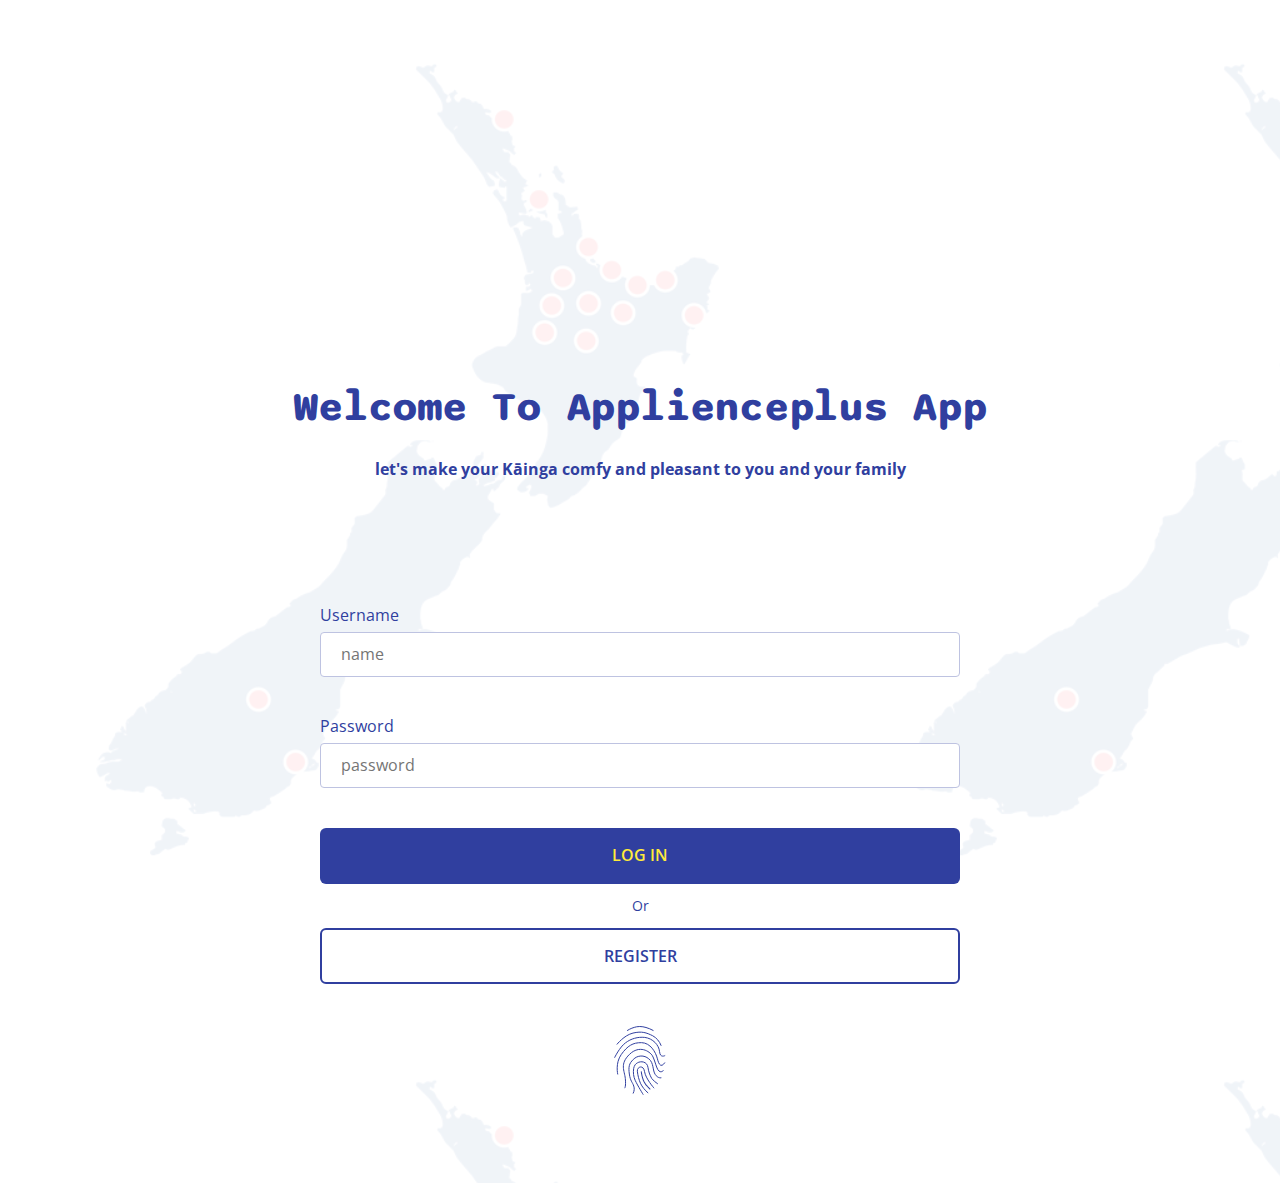
<file: SmartHomeTable App/index.html>
<!DOCTYPE html>
<html lang="en">

<head>
    <meta charset="UTF-8" />
    <meta name="viewport" content="width=device-width, initial-scale=1.0" />
    <title>Document</title>
    <link rel="stylesheet" href="assets/css/main.css" />
    <link rel="icon" type="image/png" sizes="16x16" href="assets/img/favicon.ico" />
</head>

<body id="bgMap">
    <div id="welcomeText">
        <h1>welcome to applienceplus app</h1>
        <p class="bold">
            let's make your Kāinga comfy and pleasant to you and your family
        </p>
    </div>

    <div id="loginBlock">
        <form action="home.html" method="get" class="form">
            <div class="form">
                <label for="name">Username </label>
                <input type="text" id="name" name="name" placeholder="name" autocomplete="off" required />
            </div>
            <div class="form">
                <label for="password">Password </label>
                <input type="password" id="password" name="password" placeholder="password" required />
            </div>
            <div class="form" id="loginBtn">
                <input type="submit" value="Log in" />
            </div>
        </form>
        <div>
            <p>Or</p>
        </div>
        <div id="registerBtn">
            <input type="submit" value="Register" />
        </div>
        <div id="fingerprint">
            <a href="home.html">
                <img src="assets/img/fingerprint.png" style="width: 53px; height: 70px" alt="fingerprint icon" />
            </a>
        </div>
    </div>
    <script src="assets/js/index.js"></script>
</body>

</html>
</file>
<file: SmartHomeTable App/assets/css/main.css>
/*! normalize.css v8.0.1 | MIT License | github.com/necolas/normalize.css */@import'https://fonts.googleapis.com/css2?family=Open+Sans:ital,wght@0,300..800;1,300..800&display=swap';@import'https://fonts.googleapis.com/css2?family=Open+Sans:ital,wght@0,300..800;1,300..800&family=Sono:wght@200..800&display=swap';html{line-height:1.15;-webkit-text-size-adjust:100%}body{margin:0}main{display:block}h1{font-size:2em;margin:.67em 0}hr{box-sizing:content-box;height:0;overflow:visible}pre{font-family:monospace,monospace;font-size:1em}a{background-color:rgba(0,0,0,0)}abbr[title]{border-bottom:none;text-decoration:underline;-webkit-text-decoration:underline dotted;text-decoration:underline dotted}b,strong{font-weight:bolder}code,kbd,samp{font-family:monospace,monospace;font-size:1em}small{font-size:80%}sub,sup{font-size:75%;line-height:0;position:relative;vertical-align:baseline}sub{bottom:-0.25em}sup{top:-0.5em}img{border-style:none}button,input,optgroup,select,textarea{font-family:inherit;font-size:100%;line-height:1.15;margin:0}button,input{overflow:visible}button,select{text-transform:none}button,[type=button],[type=reset],[type=submit]{-webkit-appearance:button}button::-moz-focus-inner,[type=button]::-moz-focus-inner,[type=reset]::-moz-focus-inner,[type=submit]::-moz-focus-inner{border-style:none;padding:0}button:-moz-focusring,[type=button]:-moz-focusring,[type=reset]:-moz-focusring,[type=submit]:-moz-focusring{outline:1px dotted ButtonText}fieldset{padding:.35em .75em .625em}legend{box-sizing:border-box;color:inherit;display:table;max-width:100%;padding:0;white-space:normal}progress{vertical-align:baseline}textarea{overflow:auto}[type=checkbox],[type=radio]{box-sizing:border-box;padding:0}[type=number]::-webkit-inner-spin-button,[type=number]::-webkit-outer-spin-button{height:auto}[type=search]{-webkit-appearance:textfield;outline-offset:-2px}[type=search]::-webkit-search-decoration{-webkit-appearance:none}::-webkit-file-upload-button{-webkit-appearance:button;font:inherit}details{display:block}summary{display:list-item}template{display:none}[hidden]{display:none}#loginBtn input{height:56px;width:100%;padding:14px 20px;text-transform:uppercase;font-weight:600;border-radius:6px;cursor:pointer;background-color:#303f9f;color:#ffeb3b;border:none}#registerBtn input{height:56px;width:100%;padding:14px 20px;text-transform:uppercase;font-weight:600;border-radius:6px;cursor:pointer;color:#303f9f;border:2px solid #303f9f;background-color:#fff}a{text-decoration:none}.listContainer a,.cardsBlock a,.topNav a,#loginBlock a{display:block;width:100%;height:100%;margin:0}.navbar a{text-align:center;padding:14px 16px;font-family:"Open sans";color:#303f9f;text-transform:capitalize}.listContainer a{justify-self:center}body{font-size:100%}h1{font-family:"Sono";color:#303f9f;text-transform:capitalize;letter-spacing:-0.03em}h2{font-family:"Sono";font-size:1.6em;text-transform:uppercase;letter-spacing:-0.02em;font-weight:300}h3{font-family:"Open sans";font-size:1em;text-transform:uppercase;color:#303f9f;font-weight:700}p,form,input{font-family:"Open sans"}#loginBlock p{text-align:center;font-size:.875em}p{color:#303f9f}p.bold{font-weight:bold}#welcomeText{text-align:center}.floatLeft{float:left}.floatRight{float:right}.navbar{margin:0 auto;display:flex;justify-content:center;align-items:last baseline;height:83px;overflow:hidden;position:fixed;bottom:0;width:100%;box-shadow:0 -3pt 7pt rgba(63,81,181,.12);background-color:#fff}.navbar img{display:block;margin:0 auto 5px}.navbar #cameras img{padding-bottom:3px}body{margin-bottom:83px}.navIcon{display:flex;flex-direction:column;align-items:center}.topNav{height:69px;width:90%;margin:0 auto 0;padding:0 22px;box-sizing:border-box;display:flex}.topNav .goOut,.topNav .goBack{width:25px}.topNav .logo{flex-grow:1}.topNav .logo img{display:block;margin:0 auto 5px}html{box-sizing:border-box}body#bgMap{background-image:url(../img/Без\ имени-1.png)}.listContainer,.subtitle,.cardSubtitle,.cardsBlock{width:90%;margin:0 auto}.hidden{visibility:hidden}.listContainer{gap:20px;display:grid}.listContainer .listElementAddress,.listContainer .listElement{display:grid;grid-template-columns:90% 10%;align-items:center}.cardsBlock{display:grid;grid-template-columns:repeat(2, 48.98%);gap:15px}.cardsBlock .cards{display:grid;grid-template-columns:repeat(2, 80% 20%);align-items:center}.cardsOptional{display:grid;grid-template-columns:repeat(3, 1fr);gap:17px}.cardsOptional .card1{grid-row:1/3;grid-column:1/2;border:solid 1px rgba(0,0,0,0)}.cardsOptional .card2{grid-row:1/4;grid-column:2/3}.cardsOptional .card3{grid-row:1/4;grid-column:3/4}.cardsOptional .card4{grid-row:3/4;grid-column:1/2}.topBgBlue{background-color:#303f9f;padding-top:49px}.title{background-color:#3f51b5;height:77px}.title h2{text-align:center;color:#fff;vertical-align:middle;line-height:77px;margin:0 0 37px 0}.subtitle{height:86px;padding:0 22px;box-sizing:border-box}.subtitle h3{margin-top:44px}.subtitle .roundAddBtn img{margin-top:37px}.listContainer .listElement{background-color:#ebf6ff;padding:0 31px}.listContainer .listElement .listElementLabel{justify-self:start;height:78px}.listContainer .listElement .listElementLabel p{color:#303f9f;line-height:78px;margin:0;text-transform:capitalize}.listContainer .listElement img{vertical-align:middle;justify-self:end}.cardSubtitle{height:62px;padding:0 22px;box-sizing:border-box}.cardSubtitle h3{vertical-align:middle;line-height:62px;font-weight:400;margin:24px 0 0 0}.cardsOptional{width:90%;margin:20px auto}.cardsOptional .cardsInfo{margin:0 auto;display:inline-flex;justify-content:center}.cardsOptional .cardsInfo .iconHumidity,.cardsOptional .cardsInfo .iconTemperature{height:66px;width:100px;border-radius:12px;background-color:#fff;align-items:center;display:flex;justify-content:center;margin-bottom:20px}.cardsOptional .cardsInfo .iconHumidity img,.cardsOptional .cardsInfo .iconTemperature img{padding-right:10px}.cardsOptional .cards{background-color:#ebf6ff;padding:10px;border-radius:12px;text-align:center}#borderLightStyle{background:none;border:solid 1px #ebf6ff}#welcomeText{width:70%;margin:30% auto 10%}#loginBlock div{margin:0 auto;align-content:center}#loginBlock div label{color:#303f9f}#loginBlock div img{margin-top:42px}input[type=text],[type=password]{width:100%;padding:12px 20px;margin:8px 0 40px;display:inline-block;border:1px solid #bec3e1;border-radius:4px;box-sizing:border-box}#fingerprint{text-align:center}.listContainer .listElementAddress{background-color:#3f51b5;padding:0 31px}.listContainer .listElementAddress .addressLabel{justify-self:center;height:78px}.listContainer .listElementAddress .addressLabel p{color:#fff;line-height:78px;margin:0;text-transform:capitalize}.listContainer .listElementAddress img{vertical-align:middle;justify-self:end}.cardsBlock .cards{background-color:#ebf6ff;padding:0 31px;height:127px;border-radius:12px}.cardsBlock .cards .cardText{justify-self:center}.cardsBlock .cards .arrowRight{justify-self:end}.cardsBlock .cards img{vertical-align:middle}.cardsBlock .cards p{font-weight:600;text-transform:capitalize}@media only screen and (min-width: 900px){.navIcon{width:150px}}@media only screen and (max-width: 900px){.navIcon{width:108px}}@media only screen and (max-width: 450px){p{font-size:.875em}h1{font-size:2em}.navbar a{font-size:.75em}.navbar .navIcon{width:60px}.navbar img{max-height:20px;max-width:25px}#loginBlock div{width:70%}}@media only screen and (min-width: 451px){p{font-size:1em}h1{font-size:2.6em}#loginBlock div{width:50%}}/*# sourceMappingURL=main.css.map */
</file>
